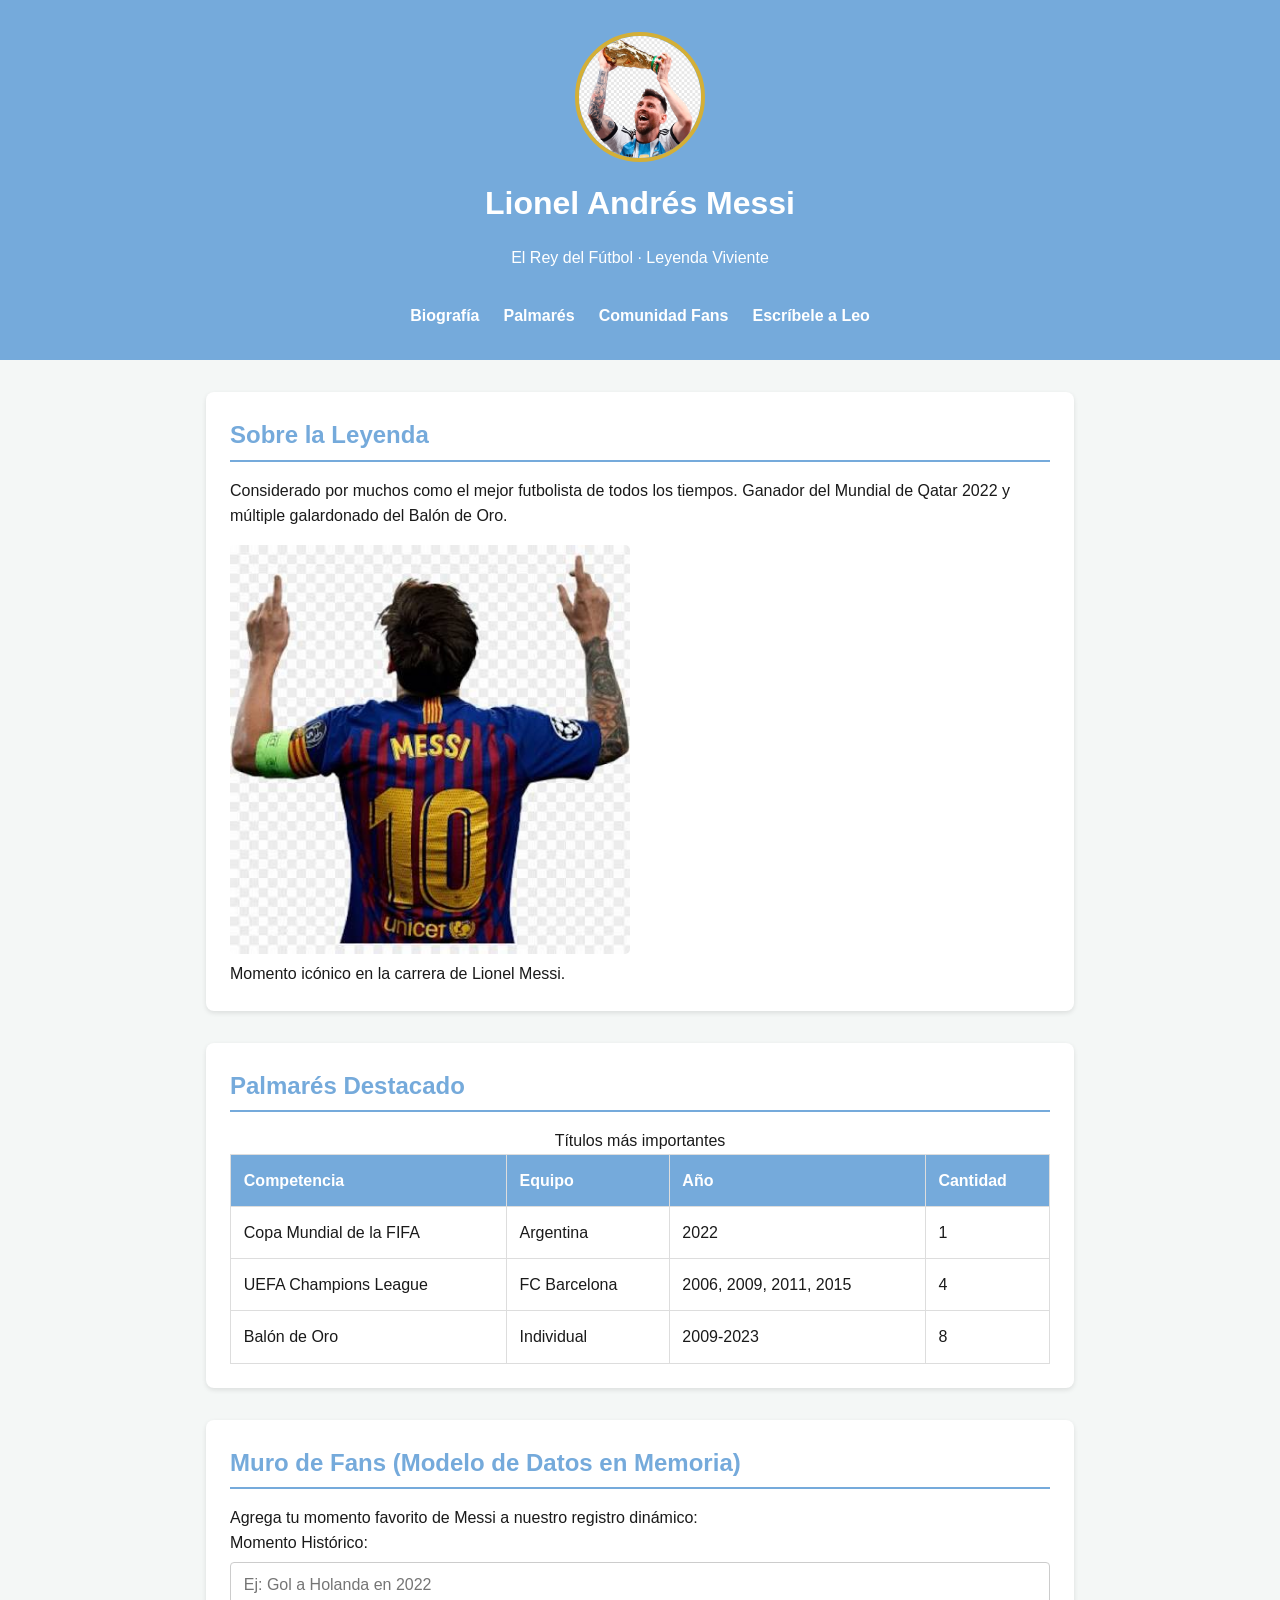
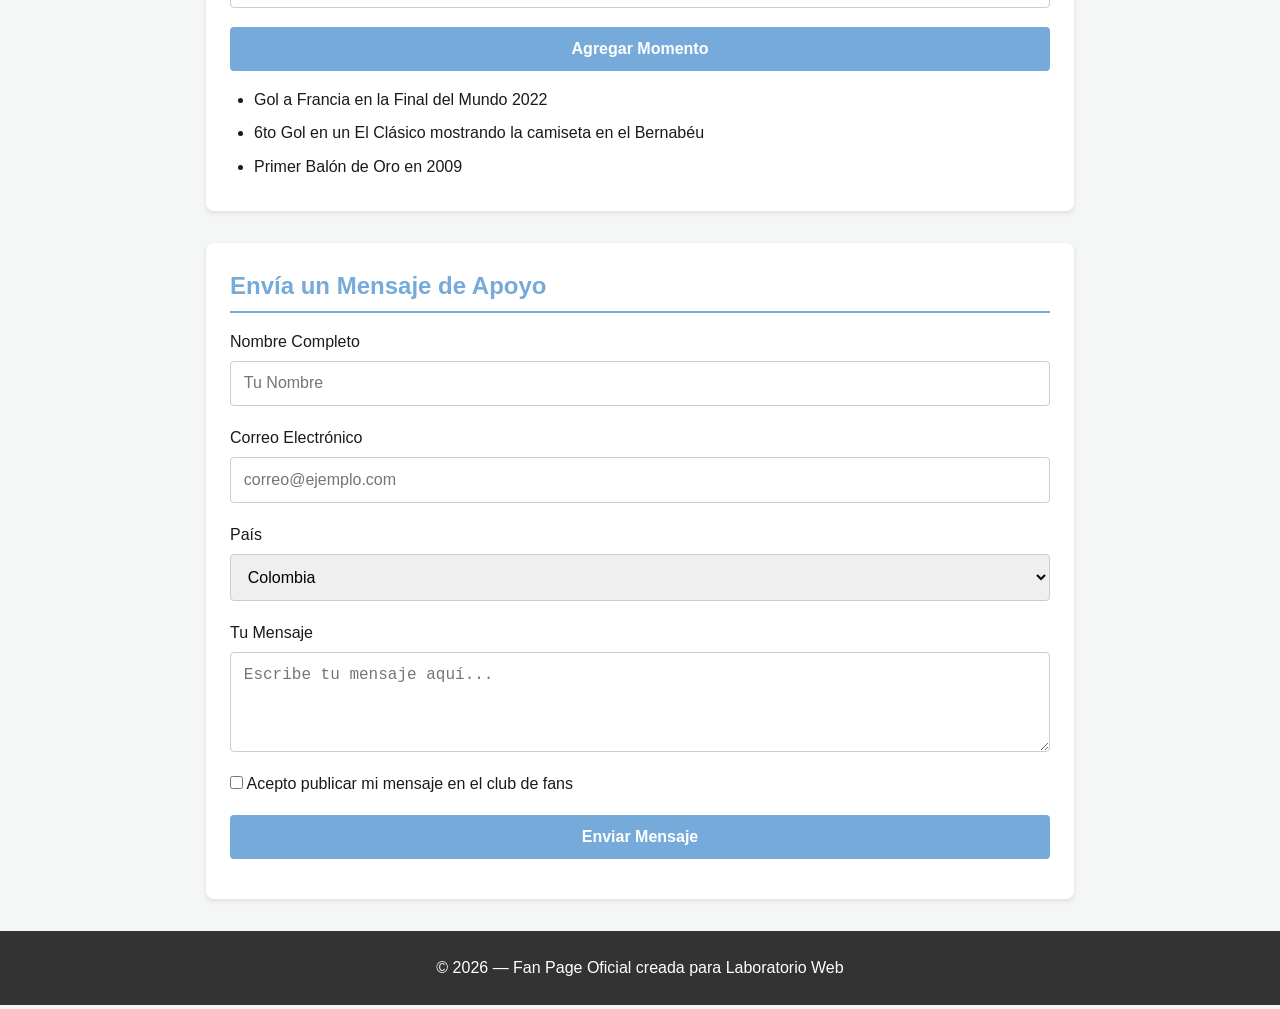
<file: index.html>
<!DOCTYPE html>
<html lang="es">
<head>
  <meta charset="UTF-8">
  <meta name="viewport" content="width=device-width, initial-scale=1.0">
  <meta name="description" content="Sitio interactivo tributo a Lionel Messi">
  <title>Lionel Messi — Fan Page & Estadísticas</title>
  <link rel="icon" href="./img/Messi.jpg">
  <link rel="stylesheet" href="./estilos.css">
</head>
<body>

  <header>
    <img src="./img/copa.png" alt="Lionel Messi con la Copa del Mundo" class="avatar">
    <h1>Lionel Andrés Messi</h1>
    <p id="subtitulo">El Rey del Fútbol · Leyenda Viviente</p>
    <nav>
      <a href="#biografia">Biografía</a>
      <a href="#palmares">Palmarés</a>
      <a href="#comunidad">Comunidad Fans</a>
      <a href="#contacto">Escríbele a Leo</a>
    </nav>
  </header>

  <main>
    <section id="biografia">
      <h2>Sobre la Leyenda</h2>
      <p>Considerado por muchos como el mejor futbolista de todos los tiempos. Ganador del Mundial de Qatar 2022 y múltiple galardonado del Balón de Oro.</p>
      <figure>
        <img src="./img/gol.png" alt="Messi celebrando un gol" class="img-seccion">
        <figcaption>Momento icónico en la carrera de Lionel Messi.</figcaption>
      </figure>
    </section>

    <section id="palmares">
      <h2>Palmarés Destacado</h2>
      <table class="tabla-palmares">
        <caption>Títulos más importantes</caption>
        <thead>
          <tr>
            <th scope="col">Competencia</th>
            <th scope="col">Equipo</th>
            <th scope="col">Año</th>
            <th scope="col">Cantidad</th>
          </tr>
        </thead>
        <tbody>
          <tr>
            <td>Copa Mundial de la FIFA</td>
            <td>Argentina</td>
            <td>2022</td>
            <td>1</td>
          </tr>
          <tr>
            <td>UEFA Champions League</td>
            <td>FC Barcelona</td>
            <td>2006, 2009, 2011, 2015</td>
            <td>4</td>
          </tr>
          <tr>
            <td>Balón de Oro</td>
            <td>Individual</td>
            <td>2009-2023</td>
            <td>8</td>
          </tr>
        </tbody>
      </table>
    </section>

    <section id="comunidad">
      <h2>Muro de Fans (Modelo de Datos en Memoria)</h2>
      <p>Agrega tu momento favorito de Messi a nuestro registro dinámico:</p>
      
      <div class="formulario-interactivo">
        <div class="campo">
          <label for="nuevo-momento">Momento Histórico:</label>
          <input type="text" id="nuevo-momento" placeholder="Ej: Gol a Holanda en 2022">
        </div>
        <button id="btn-agregar" type="button">Agregar Momento</button>
      </div>

      <ul id="lista-momentos" class="lista-interactiva">
        </ul>
    </section>

    <section id="contacto">
      <h2>Envía un Mensaje de Apoyo</h2>
      <form id="form-contacto">
        <div class="campo">
          <label for="nombre">Nombre Completo</label>
          <input type="text" id="nombre" name="nombre" placeholder="Tu Nombre" required>
        </div>
        <div class="campo">
          <label for="correo">Correo Electrónico</label>
          <input type="email" id="correo" name="correo" placeholder="correo@ejemplo.com" required>
        </div>
        <div class="campo">
          <label for="pais">País</label>
          <select id="pais" name="pais">
            <option value="colombia">Colombia</option>
            <option value="argentina">Argentina</option>
            <option value="otro">Otro</option>
          </select>
        </div>
        <div class="campo">
          <label for="mensaje">Tu Mensaje</label>
          <textarea id="mensaje" name="mensaje" rows="4" placeholder="Escribe tu mensaje aquí..." required></textarea>
        </div>
        <div class="campo check-campo">
          <label><input type="checkbox" id="terminos" required> Acepto publicar mi mensaje en el club de fans</label>
        </div>
        <button type="submit">Enviar Mensaje</button>
      </form>
      <p id="respuesta-form" class="mensaje-exito"></p>
    </section>
  </main>

  <footer>
    <p>&copy; <span id="anio"></span> — Fan Page Oficial creada para Laboratorio Web</p>
  </footer>

  <script src="./script.js"></script>
</body>
</html>
</file>
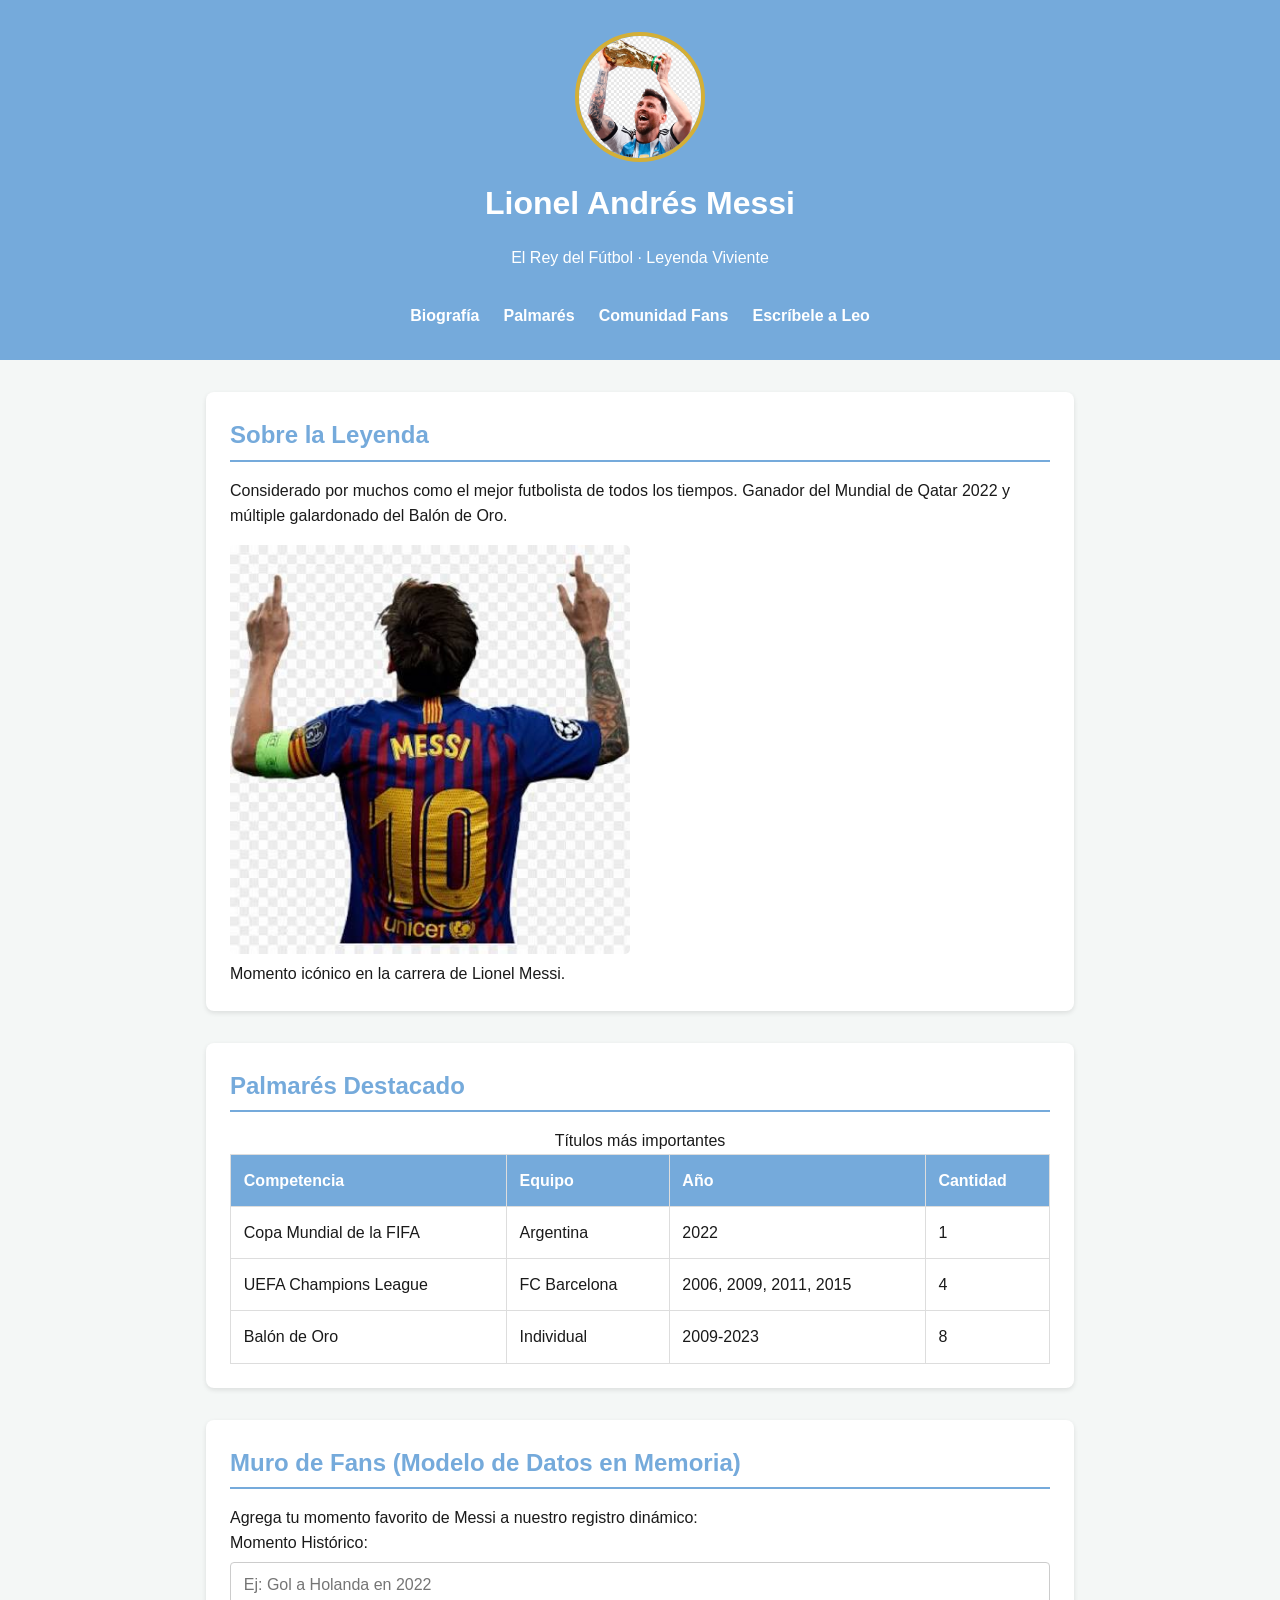
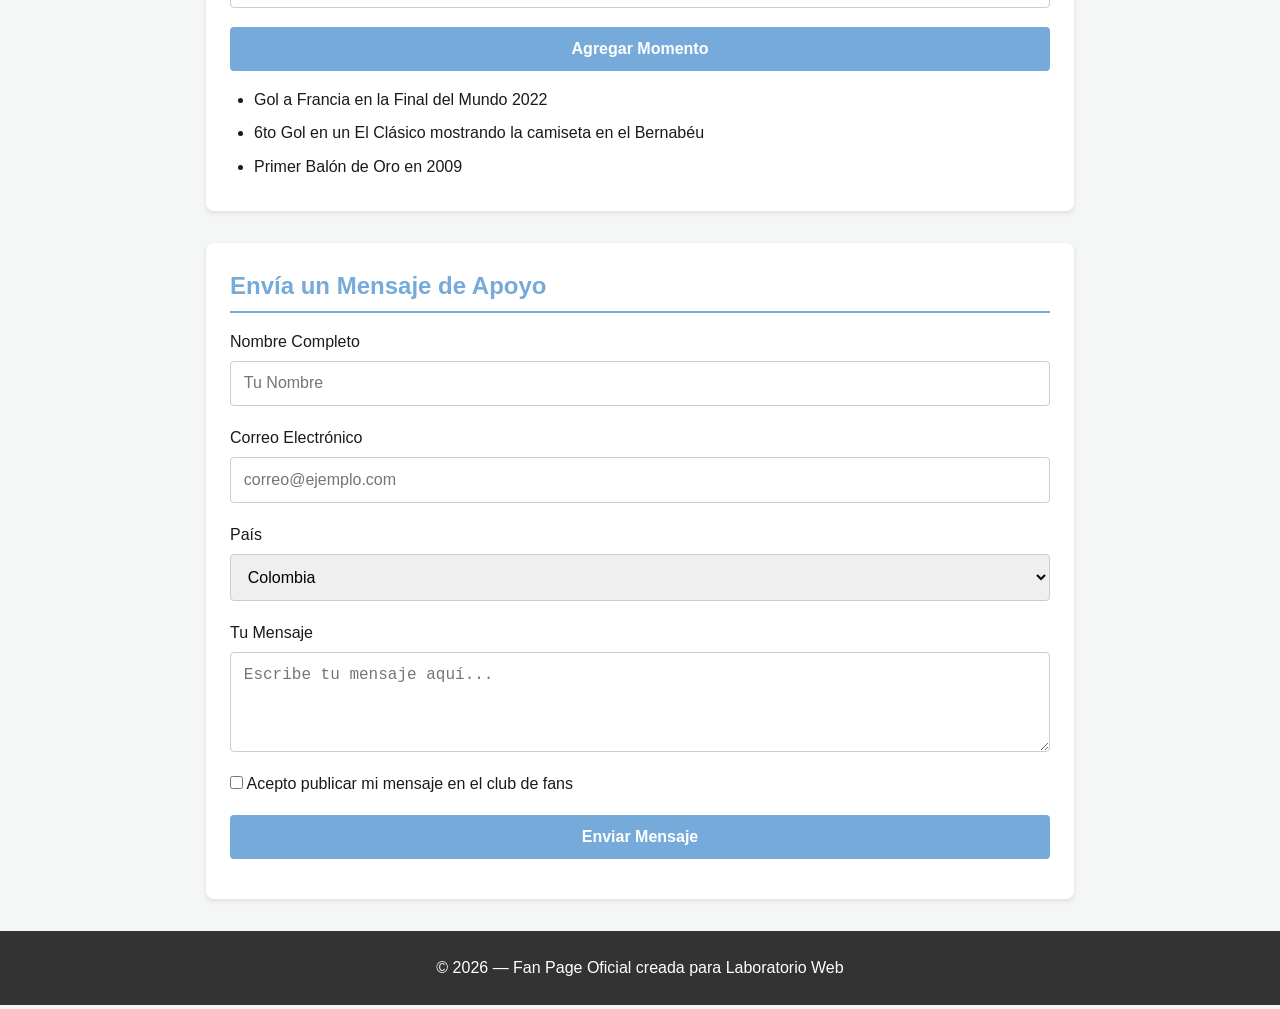
<file: Messi.html>
<!DOCTYPE html>
<html lang="es">
<head>
  <meta charset="UTF-8">
  <meta name="viewport" content="width=device-width, initial-scale=1.0">
  <meta name="description" content="Sitio interactivo tributo a Lionel Messi">
  <title>Lionel Messi — Fan Page & Estadísticas</title>
  <link rel="icon" href="./img/Messi.jpg">
  <link rel="stylesheet" href="./estilos.css">
</head>
<body>

  <header>
    <img src="./img/copa.png" alt="Lionel Messi con la Copa del Mundo" class="avatar">
    <h1>Lionel Andrés Messi</h1>
    <p id="subtitulo">El Rey del Fútbol · Leyenda Viviente</p>
    <nav>
      <a href="#biografia">Biografía</a>
      <a href="#palmares">Palmarés</a>
      <a href="#comunidad">Comunidad Fans</a>
      <a href="#contacto">Escríbele a Leo</a>
    </nav>
  </header>

  <main>
    <section id="biografia">
      <h2>Sobre la Leyenda</h2>
      <p>Considerado por muchos como el mejor futbolista de todos los tiempos. Ganador del Mundial de Qatar 2022 y múltiple galardonado del Balón de Oro.</p>
      <figure>
        <img src="./img/gol.png" alt="Messi celebrando un gol" class="img-seccion">
        <figcaption>Momento icónico en la carrera de Lionel Messi.</figcaption>
      </figure>
    </section>

    <section id="palmares">
      <h2>Palmarés Destacado</h2>
      <table class="tabla-palmares">
        <caption>Títulos más importantes</caption>
        <thead>
          <tr>
            <th scope="col">Competencia</th>
            <th scope="col">Equipo</th>
            <th scope="col">Año</th>
            <th scope="col">Cantidad</th>
          </tr>
        </thead>
        <tbody>
          <tr>
            <td>Copa Mundial de la FIFA</td>
            <td>Argentina</td>
            <td>2022</td>
            <td>1</td>
          </tr>
          <tr>
            <td>UEFA Champions League</td>
            <td>FC Barcelona</td>
            <td>2006, 2009, 2011, 2015</td>
            <td>4</td>
          </tr>
          <tr>
            <td>Balón de Oro</td>
            <td>Individual</td>
            <td>2009-2023</td>
            <td>8</td>
          </tr>
        </tbody>
      </table>
    </section>

    <section id="comunidad">
      <h2>Muro de Fans (Modelo de Datos en Memoria)</h2>
      <p>Agrega tu momento favorito de Messi a nuestro registro dinámico:</p>
      
      <div class="formulario-interactivo">
        <div class="campo">
          <label for="nuevo-momento">Momento Histórico:</label>
          <input type="text" id="nuevo-momento" placeholder="Ej: Gol a Holanda en 2022">
        </div>
        <button id="btn-agregar" type="button">Agregar Momento</button>
      </div>

      <ul id="lista-momentos" class="lista-interactiva">
        </ul>
    </section>

    <section id="contacto">
      <h2>Envía un Mensaje de Apoyo</h2>
      <form id="form-contacto">
        <div class="campo">
          <label for="nombre">Nombre Completo</label>
          <input type="text" id="nombre" name="nombre" placeholder="Tu Nombre" required>
        </div>
        <div class="campo">
          <label for="correo">Correo Electrónico</label>
          <input type="email" id="correo" name="correo" placeholder="correo@ejemplo.com" required>
        </div>
        <div class="campo">
          <label for="pais">País</label>
          <select id="pais" name="pais">
            <option value="colombia">Colombia</option>
            <option value="argentina">Argentina</option>
            <option value="otro">Otro</option>
          </select>
        </div>
        <div class="campo">
          <label for="mensaje">Tu Mensaje</label>
          <textarea id="mensaje" name="mensaje" rows="4" placeholder="Escribe tu mensaje aquí..." required></textarea>
        </div>
        <div class="campo check-campo">
          <label><input type="checkbox" id="terminos" required> Acepto publicar mi mensaje en el club de fans</label>
        </div>
        <button type="submit">Enviar Mensaje</button>
      </form>
      <p id="respuesta-form" class="mensaje-exito"></p>
    </section>
  </main>

  <footer>
    <p>&copy; <span id="anio"></span> — Fan Page Oficial creada para Laboratorio Web</p>
  </footer>

  <script src="./script.js"></script>
</body>
</html>
</file>
<file: estilos.css>
:root {
  --color-primario: #75aadb; 
  --color-secundario: #ffffff;
  --color-fondo: #f4f7f6;
  --color-texto: #1a1a1a;
  --color-acentos: #d4af37;
  --fuente-principal: 'Segoe UI', Tahoma, Geneva, Verdana, sans-serif;
}


* {
  box-sizing: border-box;
  margin: 0;
  padding: 0;
}

body {
  font-family: var(--fuente-principal);
  background-color: var(--color-fondo);
  color: var(--color-texto);
  line-height: 1.6;
}


header {
  background-color: var(--color-primario);
  color: var(--color-secundario);
  padding: 2rem;
  text-align: center;
  display: flex;
  flex-direction: column;
  align-items: center;
  gap: 1rem;
}

.avatar {
  border-radius: 50%;
  border: 4px solid var(--color-acentos);
  width: 130px;
  height: 130px;
  object-fit: cover;
}

nav {
  display: flex;
  gap: 1.5rem;
  margin-top: 1rem;
  flex-wrap: wrap;
  justify-content: center;
}

nav a {
  color: var(--color-secundario);
  text-decoration: none;
  font-weight: bold;
  transition: color 0.3s ease;
}


nav a:hover {
  color: var(--color-acentos);
}


main {
  max-width: 900px;
  margin: 2rem auto;
  padding: 0 1rem;
}

section {
  background-color: var(--color-secundario);
  padding: 1.5rem;
  margin-bottom: 2rem;
  border-radius: 8px;
  box-shadow: 0 2px 5px rgba(0,0,0,0.1);
}

h2 {
  color: var(--color-primario);
  border-bottom: 2px solid var(--color-primario);
  margin-bottom: 1rem;
  padding-bottom: 0.3rem;
}

.img-seccion {
  width: 100%;
  max-width: 400px;
  height: auto;
  border-radius: 5px;
  margin-top: 1rem;
}


.tabla-palmares {
  width: 100%;
  border-collapse: collapse;
  margin-top: 1rem;
}

.tabla-palmares th, .tabla-palmares td {
  border: 1px solid #ddd;
  padding: 0.8rem;
  text-align: left;
}

.tabla-palmares th {
  background-color: var(--color-primario);
  color: var(--color-secundario);
}


form, .formulario-interactivo {
  display: flex;
  flex-direction: column;
  gap: 1.2rem;
}

.campo {
  display: flex;
  flex-direction: column;
  gap: 0.4rem;
}

.check-campo {
  flex-direction: row;
  align-items: center;
}

input, select, textarea, button {
  padding: 0.8rem;
  border: 1px solid #ccc;
  border-radius: 4px;
  font-size: 1rem;
}

button {
  background-color: var(--color-primario);
  color: var(--color-secundario);
  border: none;
  font-weight: bold;
  cursor: pointer;
  transition: background-color 0.3s ease;
}


button:hover {
  background-color: #588dbb;
}

.mensaje-exito {
  margin-top: 1rem;
  color: green;
  font-weight: bold;
}


.lista-interactiva {
  margin-top: 1rem;
  padding-left: 1.5rem;
}

.lista-interactiva li {
  margin-bottom: 0.5rem;
}


footer {
  text-align: center;
  padding: 1.5rem;
  background-color: #333;
  color: #fff;
  margin-top: 2rem;
}


@media (max-width: 600px) {
  header {
    padding: 1rem;
  }

  nav {
    flex-direction: column;
    gap: 0.5rem;
  }

  section {
    padding: 1rem;
  }
}
</file>
